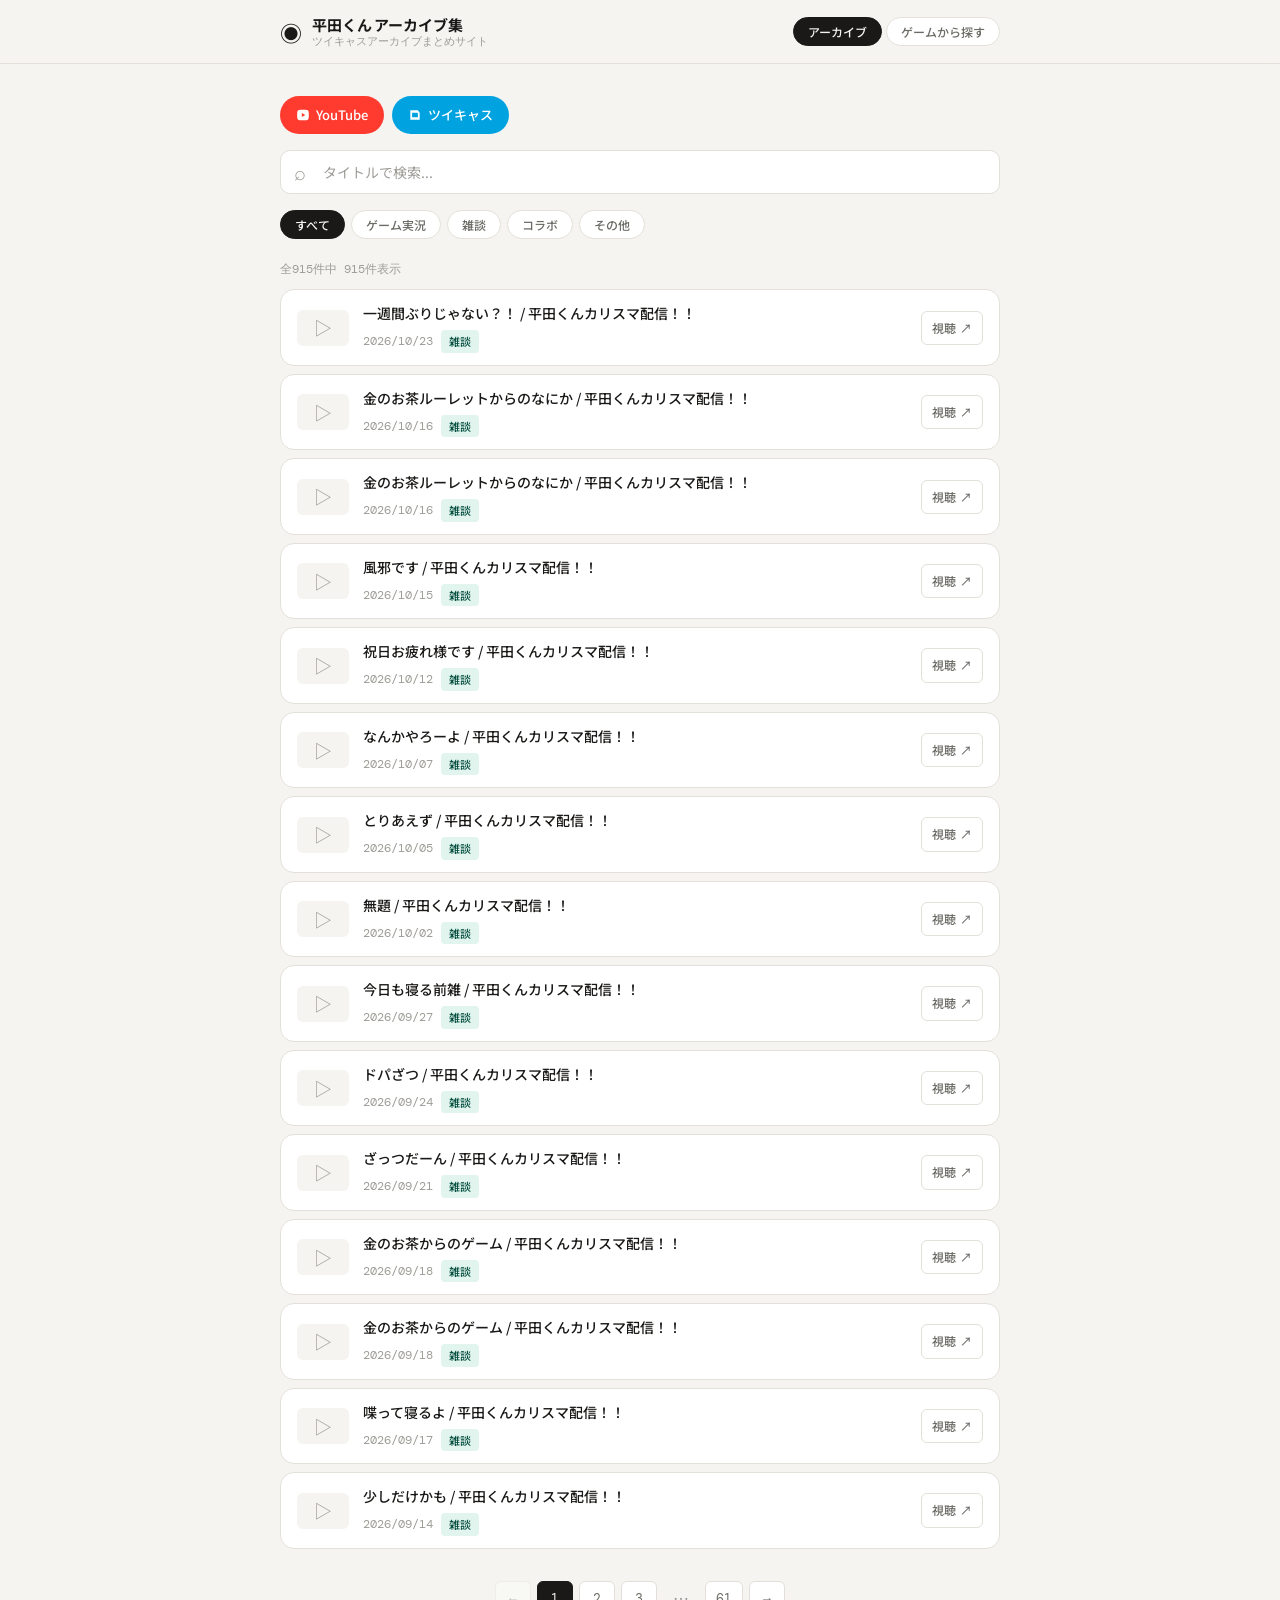
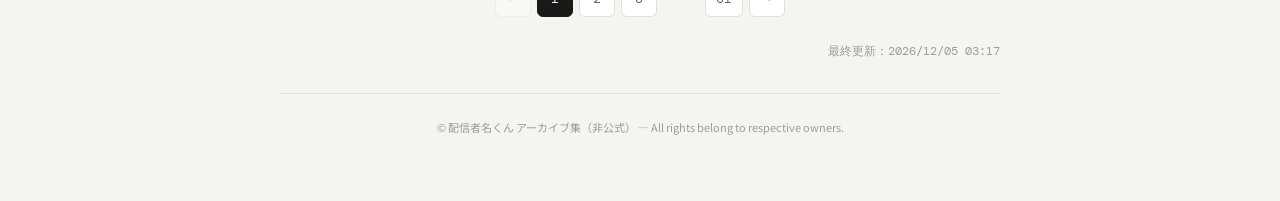
<file: index.html>
<!DOCTYPE html>
<html lang="ja">
<head>
  <meta charset="UTF-8" />
  <meta name="viewport" content="width=device-width, initial-scale=1.0" />
  <title>平田くん アーカイブまとめサイト</title>
  <link rel="stylesheet" href="css/style.css" />
  <link rel="preconnect" href="https://fonts.googleapis.com" />
  <link rel="preconnect" href="https://fonts.gstatic.com" crossorigin />
  <link href="https://fonts.googleapis.com/css2?family=Noto+Sans+JP:wght@400;500;700&family=DM+Mono:wght@400;500&display=swap" rel="stylesheet" />
</head>
<body>

  <header class="site-header">
    <div class="inner">
      <div class="header-left">
        <div class="site-logo">
          <span class="logo-icon">◉</span>
          <div>
            <p class="site-name">平田くん アーカイブ集</p>
            <p class="site-sub">ツイキャスアーカイブまとめサイト</p>
          </div>
        </div>
      </div>

        <!-- タブボタン -->
        <div id="tabRow">
            <button class="tag active" data-tab="archive">アーカイブ</button>
            <button class="tag" data-tab="game">ゲームから探す</button>
        </div>
    </div>
  </header>

  <main class="main">
    <div class="inner">

        <!-- アーカイブセクション（既存をこれで囲む） -->
        <section id="archiveSection">

            <div class="social-links">
                <a class="btn-youtube" href="https://www.youtube.com/channel/UCadz_t351hPYArMeHOufq6A" target="_blank" rel="noopener">
                <svg viewBox="0 0 24 24" fill="currentColor"><path d="M12 3c2.4 0 5.7.25 7.44.6a2.7 2.7 0 0 1 2 1.93C21.75 6.9 22 9 22 12s-.25 5.1-.56 6.47a2.7 2.7 0 0 1-2 1.93C17.7 20.75 14.4 21 12 21s-5.7-.25-7.44-.6a2.7 2.7 0 0 1-2-1.93C2.25 17.1 2 15 2 12s.25-5.1.56-6.47a2.7 2.7 0 0 1 2-1.93C6.3 3.25 9.6 3 12 3Zm-2 5.6v6.8L16 12l-6-3.4Z"/></svg>
                YouTube
                </a>
                <a class="btn-twicas" href="https://en.twitcasting.tv/jr_hirata" target="_blank" rel="noopener">
                <svg viewBox="0 0 24 24" fill="currentColor"><path d="M4 4h13l3 4v12H4V4Zm3 4v8h10V9.2L16 8H7Z"/></svg>
                ツイキャス
                </a>
            </div>

            <div class="search-wrap">
            <span class="search-icon">⌕</span>
                <input type="text" id="searchInput" class="search-input" placeholder="タイトルで検索..." />
            </div>

            <div class="filter-row" id="filterRow">
                <button class="tag active" data-cat="all">すべて</button>
                <button class="tag" data-cat="game">ゲーム実況</button>
                <button class="tag" data-cat="talk">雑談</button>
                <button class="tag" data-cat="collab">コラボ</button>
                <button class="tag" data-cat="other">その他</button>
            </div>

            <p class="result-count" id="resultCount"></p>

            <ul class="archive-list" id="archiveList">
                <!-- カードはJSで描画されます -->
            </ul>

            <div class="pagination" id="pagination"></div>

            <p class="update-note" id="updateNote">最終更新：<span id="updatedAt">--</span></p>
        </section>

         <!-- ゲームセクション（新規） -->
        <section id="gameSection" style="display:none">
            <div class="search-wrap">
            <span class="search-icon">⌕</span>
                <input type="text" id="gameSearchInput" class="search-input" placeholder="ゲーム名で検索..." />
            </div>
            <div id="gameTab"></div>
        </section>

        <div id="gameModal" class="modal-overlay" style="display:none">
            <div class="modal-window">
                <div class="modal-header">
                <h3 id="modalTitle" class="modal-game-title"></h3>
                <button id="modalClose" class="modal-close">✕</button>
                </div>
                <ul id="modalArchiveList" class="archive-list"></ul>
            </div>
        </div>

         <!-- ============ お問い合わせ ============ -->
        <!-- <section class="contact-section" id="contact">
            <div class="contact-head">
                <h2>お問い合わせ</h2>
                <p>掲載内容の修正・削除依頼などはこちらからお願いします。</p>
                </div>
            
                <div class="contact-card">
                <form class="contact" action="mailto:your-address@example.com" method="post" enctype="text/plain">
                    <div class="field-row">
                    <div class="field">
                        <label for="name">お名前 <span class="req">必須</span></label>
                        <input id="name" name="name" type="text" placeholder="例）山田 太郎" required>
                    </div>
                    <div class="field">
                        <label for="email">メールアドレス <span class="req">必須</span></label>
                        <input id="email" name="email" type="email" placeholder="example@mail.com" required>
                    </div>
                    </div>
            
                    <div class="field">
                    <label for="category">お問い合わせ種別</label>
                    <select id="category" name="category">
                        <option>掲載情報の修正・更新</option>
                        <option>削除のご依頼</option>
                        <option>その他</option>
                    </select>
                    </div>
            
                    <div class="field">
                    <label for="message">お問い合わせ内容 <span class="req">必須</span></label>
                    <textarea id="message" name="message" placeholder="対象ページのURLなど、できるだけ詳しくご記入ください。" required></textarea>
                    </div>
            
                    <label class="consent">
                    <input type="checkbox" required>
                    当サイトが非公式のファン運営であることを理解したうえで送信します。
                    </label>
            
                    <div class="submit-row">
                    <button type="submit" class="submit">送信する</button>
                    <span class="submit-hint">※ 現在はメールクライアント経由の送信です。フォーム送信サービスに接続すると自動送信になります。</span>
                    </div>
                </form>
            </div>
        </section> -->

        <footer>© 配信者名くん アーカイブ集（非公式） — All rights belong to respective owners.</footer>

    </div>
  </main>

  <script src="js/main.js"></script>
</body>
</html>
</file>
<file: css/style.css>
/* ===========================
   リセット & 基本設定
=========================== */
*, *::before, *::after {
  box-sizing: border-box;
  margin: 0;
  padding: 0;
}

:root {
  --bg:          #f5f4f0;
  --surface:     #ffffff;
  --border:      #e2e0d8;
  --border-dark: #c8c6bc;
  --text:        #1a1917;
  --text-muted:  #6b6a65;
  --text-faint:  #9e9c97;
  --accent:      #2a2a2a;

  --badge-game-bg:   #eeedfe;
  --badge-game-text: #3c3489;
  --badge-talk-bg:   #e1f5ee;
  --badge-talk-text: #085041;
  --badge-collab-bg: #faeeda;
  --badge-collab-text: #633806;
  --badge-other-bg:  #fbeaf0;
  --badge-other-text: #72243e;

  --radius-sm: 6px;
  --radius-md: 10px;
  --radius-lg: 14px;

  --font-body: 'Noto Sans JP', sans-serif;
  --font-mono: 'DM Mono', monospace;

  --header-h: 64px;
}

html { font-size: 16px; }

body {
  font-family: var(--font-body);
  background: var(--bg);
  color: var(--text);
  line-height: 1.7;
  min-height: 100vh;
}

/* ===========================
   レイアウト
=========================== */
.inner {
  max-width: 760px;
  margin: 0 auto;
  padding: 0 1.25rem;
}

/* ===========================
   ヘッダー
=========================== */
.site-header {
  position: sticky;
  top: 0;
  z-index: 100;
  height: var(--header-h);
  background: rgba(245, 244, 240, 0.88);
  backdrop-filter: blur(10px);
  border-bottom: 1px solid var(--border);
}

.site-header .inner {
  height: 100%;
  display: flex;
  align-items: center;
  justify-content: space-between;
  gap: 1rem;
}

.site-logo {
  display: flex;
  align-items: center;
  gap: 10px;
}

.logo-icon {
  font-size: 22px;
  line-height: 1;
  color: var(--text);
  flex-shrink: 0;
}

.site-name {
  font-size: 15px;
  font-weight: 700;
  letter-spacing: -0.01em;
  color: var(--text);
  line-height: 1.3;
}

.site-sub {
  font-size: 11px;
  color: var(--text-faint);
  font-family: var(--font-mono);
  line-height: 1.2;
}

.site-nav {
  display: flex;
  gap: 4px;
  flex-shrink: 0;
}

.nav-link {
  font-size: 13px;
  font-weight: 500;
  color: var(--text-muted);
  text-decoration: none;
  padding: 6px 12px;
  border-radius: var(--radius-sm);
  transition: background 0.15s, color 0.15s;
}

.nav-link:hover {
  background: var(--border);
  color: var(--text);
}

.nav-link.active {
  background: var(--text);
  color: var(--bg);
}

/* ===========================
   メイン
=========================== */
.main {
  padding: 2rem 0 4rem;
}

/* ===========================
   検索バー
=========================== */
.search-wrap {
  position: relative;
  margin-bottom: 1rem;
}

.search-icon {
  position: absolute;
  left: 14px;
  top: 50%;
  transform: translateY(-50%);
  font-size: 20px;
  color: var(--text-faint);
  pointer-events: none;
  line-height: 1;
}

.search-input {
  width: 100%;
  height: 44px;
  padding: 0 14px 0 42px;
  background: var(--surface);
  border: 1px solid var(--border);
  border-radius: var(--radius-md);
  font-size: 14px;
  font-family: var(--font-body);
  color: var(--text);
  outline: none;
  transition: border-color 0.15s;
}

.search-input::placeholder {
  color: var(--text-faint);
}

.search-input:focus {
  border-color: var(--border-dark);
}

/* ===========================
   フィルタータグ
=========================== */
.filter-row {
  display: flex;
  flex-wrap: wrap;
  gap: 6px;
  margin-bottom: 1.25rem;
}

.tag {
  font-size: 12px;
  font-weight: 500;
  padding: 5px 14px;
  border-radius: 100px;
  border: 1px solid var(--border);
  color: var(--text-muted);
  background: var(--surface);
  cursor: pointer;
  transition: background 0.15s, color 0.15s, border-color 0.15s;
  font-family: var(--font-body);
}

.tag:hover {
  border-color: var(--border-dark);
  color: var(--text);
}

.tag.active {
  background: var(--text);
  color: var(--bg);
  border-color: var(--text);
}

/* ===========================
   件数表示
=========================== */
.result-count {
  font-size: 12px;
  font-family: var(--font-mono);
  color: var(--text-faint);
  margin-bottom: 10px;
}

/* ===========================
   アーカイブカード
=========================== */
.archive-list {
  list-style: none;
  display: flex;
  flex-direction: column;
  gap: 8px;
}

.archive-card {
  display: flex;
  align-items: center;
  gap: 14px;
  background: var(--surface);
  border: 1px solid var(--border);
  border-radius: var(--radius-lg);
  padding: 12px 16px;
  transition: border-color 0.15s, transform 0.1s;
  animation: fadeIn 0.2s ease both;
}

.archive-card:hover {
  border-color: var(--border-dark);
  transform: translateY(-1px);
}

@keyframes fadeIn {
  from { opacity: 0; transform: translateY(6px); }
  to   { opacity: 1; transform: translateY(0); }
}

.card-thumb {
  width: 52px;
  height: 36px;
  background: var(--bg);
  border-radius: var(--radius-sm);
  display: flex;
  align-items: center;
  justify-content: center;
  flex-shrink: 0;
  font-size: 18px;
  color: var(--text-faint);
}

.card-thumb.has-img {
  padding: 0;
  overflow: hidden;
  background: #f0eee9;
}

.card-thumb.has-img img {
  width: 100%;
  height: 100%;
  object-fit: cover;
  display: block;
}

.card-body {
  flex: 1;
  min-width: 0;
}

.card-title {
  font-size: 14px;
  font-weight: 500;
  color: var(--text);
  white-space: nowrap;
  overflow: hidden;
  text-overflow: ellipsis;
}

.card-meta {
  display: flex;
  align-items: center;
  gap: 8px;
  margin-top: 4px;
}

.card-date {
  font-size: 12px;
  font-family: var(--font-mono);
  color: var(--text-faint);
}

.badge {
  font-size: 11px;
  font-weight: 500;
  padding: 2px 8px;
  border-radius: 4px;
}

.badge-game   { background: var(--badge-game-bg);   color: var(--badge-game-text); }
.badge-talk   { background: var(--badge-talk-bg);   color: var(--badge-talk-text); }
.badge-collab { background: var(--badge-collab-bg); color: var(--badge-collab-text); }
.badge-other  { background: var(--badge-other-bg);  color: var(--badge-other-text); }

.card-link {
  font-size: 12px;
  font-weight: 500;
  color: var(--text-muted);
  text-decoration: none;
  display: flex;
  align-items: center;
  gap: 4px;
  flex-shrink: 0;
  padding: 6px 10px;
  border: 1px solid var(--border);
  border-radius: var(--radius-sm);
  transition: background 0.15s, border-color 0.15s, color 0.15s;
}

.card-link:hover {
  background: var(--bg);
  border-color: var(--border-dark);
  color: var(--text);
}

/* ===========================
   ページネーション
=========================== */
.pagination {
  display: flex;
  align-items: center;
  justify-content: center;
  gap: 6px;
  margin-top: 2rem;
}

.page-btn {
  font-size: 13px;
  font-family: var(--font-mono);
  min-width: 36px;
  height: 36px;
  padding: 0 10px;
  border: 1px solid var(--border);
  border-radius: var(--radius-sm);
  background: var(--surface);
  color: var(--text-muted);
  cursor: pointer;
  transition: background 0.15s, color 0.15s, border-color 0.15s;
}

.page-btn:hover:not(:disabled) {
  border-color: var(--border-dark);
  color: var(--text);
}

.page-btn.active {
  background: var(--text);
  color: var(--bg);
  border-color: var(--text);
}

.page-btn:disabled {
  opacity: 0.35;
  cursor: default;
}

.page-dots {
  display: inline-flex;
  align-items: center;
  justify-content: center;
  width: 36px;
  height: 36px;
  color: #999;
  user-select: none;
}

/* ===========================
   更新日
=========================== */
.update-note {
  font-size: 12px;
  font-family: var(--font-mono);
  color: var(--text-faint);
  text-align: right;
  margin-top: 1.5rem;
}

/* ===========================
   空の状態
=========================== */
.empty-state {
  text-align: center;
  padding: 3rem 0;
  color: var(--text-faint);
  font-size: 14px;
}


/* ===========================
   ゲームタブ
=========================== */
.game-list {
  list-style: none;
  padding: 0;
  display: flex;
  flex-direction: column;
  gap: 4px;
  margin-bottom: 24px;
}

.game-item {
  display: flex;
  justify-content: space-between;
  align-items: center;
  padding: 10px 16px;
  border-radius: 8px;
  cursor: pointer;
  transition: background 0.15s;
}

.game-item:hover  { background: var(--hover-bg, #f0f0f0); }
.game-item.active { background: var(--accent, #6366f1); color: #fff; }

.game-count {
  font-size: 0.8em;
  opacity: 0.6;
}

.game-results-heading {
  margin: 0 0 12px;
  font-size: 1rem;
}


/* ===========================
   ゲームタブ - モーダル
=========================== */
.modal-overlay {
  position: fixed;
  inset: 0;
  background: rgba(0, 0, 0, 0.5);
  display: flex;
  align-items: center;
  justify-content: center;
  z-index: 1000;
}

.modal-window {
  background: #fff;
  border-radius: 12px;
  width: min(600px, 90vw);
  max-height: 80vh;
  display: flex;
  flex-direction: column;
  overflow: hidden;
  box-shadow: 0 8px 32px rgba(0,0,0,0.2);
}

.modal-header {
  display: flex;
  align-items: center;
  justify-content: space-between;
  padding: 16px 20px;
  border-bottom: 1px solid #eee;
}

.modal-game-title {
  margin: 0;
  font-size: 1rem;
}

.modal-close {
  background: none;
  border: none;
  font-size: 1.2rem;
  cursor: pointer;
  line-height: 1;
  padding: 4px;
}

#modalArchiveList {
  overflow-y: auto;
  padding: 12px 16px;
  margin: 0;
  list-style: none;
}

/* ===========================
   ヘッダー内 配信者リンク（YouTube / ツイキャス）
   ※ archiveSection内、検索バーの上に表示
=========================== */
.social-links {
  display: flex;
  gap: 8px;
  margin-bottom: 1rem;
  flex-wrap: wrap;
}

.social-links a {
  display: flex;
  align-items: center;
  gap: 6px;
  font-size: 13px;
  font-weight: 500;
  font-family: var(--font-body);
  text-decoration: none;
  color: #fff;
  padding: 8px 16px;
  border-radius: 100px;
  transition: opacity 0.15s, transform 0.1s;
}

.social-links a:hover {
  opacity: 0.88;
  transform: translateY(-1px);
}

.social-links svg {
  width: 14px;
  height: 14px;
  flex-shrink: 0;
}

.btn-youtube { background: #ff3b30; }
.btn-twicas  { background: #00a3e0; }


/* ===========================
   お問い合わせ
=========================== */
.contact-section {
  margin-top: 3rem;
  padding-top: 2rem;
  border-top: 1px solid var(--border);
}

.contact-head h2 {
  font-size: 16px;
  font-weight: 700;
  color: var(--text);
  margin-bottom: 4px;
}

.contact-head p {
  font-size: 13px;
  color: var(--text-muted);
  margin-bottom: 1.25rem;
}

.contact-card {
  background: var(--surface);
  border: 1px solid var(--border);
  border-radius: var(--radius-lg);
  padding: 1.5rem;
}

form.contact {
  display: flex;
  flex-direction: column;
  gap: 1rem;
}

.field-row {
  display: flex;
  gap: 1rem;
}

.field-row .field { flex: 1; }

.field {
  display: flex;
  flex-direction: column;
  gap: 6px;
}

.field label {
  font-size: 12px;
  font-weight: 500;
  color: var(--text-muted);
}

.field label .req {
  color: #c0392b;
  font-size: 11px;
  margin-left: 2px;
}

.field input,
.field select,
.field textarea {
  width: 100%;
  padding: 10px 12px;
  background: var(--bg);
  border: 1px solid var(--border);
  border-radius: var(--radius-sm);
  font-size: 14px;
  font-family: var(--font-body);
  color: var(--text);
  outline: none;
  transition: border-color 0.15s;
}

.field textarea {
  min-height: 110px;
  resize: vertical;
  line-height: 1.7;
}

.field input:focus,
.field select:focus,
.field textarea:focus {
  border-color: var(--border-dark);
}

.field input::placeholder,
.field textarea::placeholder {
  color: var(--text-faint);
}

.consent {
  display: flex;
  align-items: flex-start;
  gap: 8px;
  font-size: 12px;
  color: var(--text-muted);
}

.consent input {
  margin-top: 3px;
  accent-color: var(--text);
}

.submit-row {
  display: flex;
  align-items: center;
  justify-content: space-between;
  gap: 12px;
  flex-wrap: wrap;
}

button.submit {
  font-family: var(--font-body);
  font-size: 13px;
  font-weight: 700;
  color: var(--bg);
  background: var(--text);
  border: none;
  padding: 10px 24px;
  border-radius: 100px;
  cursor: pointer;
  transition: opacity 0.15s;
}

button.submit:hover { opacity: 0.85; }

.submit-hint {
  font-size: 11px;
  color: var(--text-faint);
}

/* ===========================
   フッター
=========================== */
footer {
  text-align: center;
  font-size: 11px;
  color: var(--text-faint);
  margin-top: 2rem;
  padding-top: 1.5rem;
  border-top: 1px solid var(--border);
}

/* ===========================
   レスポンシブ
=========================== */
@media (max-width: 560px) {
  .site-sub { display: none; }
  .nav-link { padding: 6px 8px; font-size: 12px; }
  .card-link span { display: none; }
  .card-link { padding: 6px; }
  .field-row { flex-direction: column; }
  .social-links a { padding: 8px 12px; }
}
</file>
